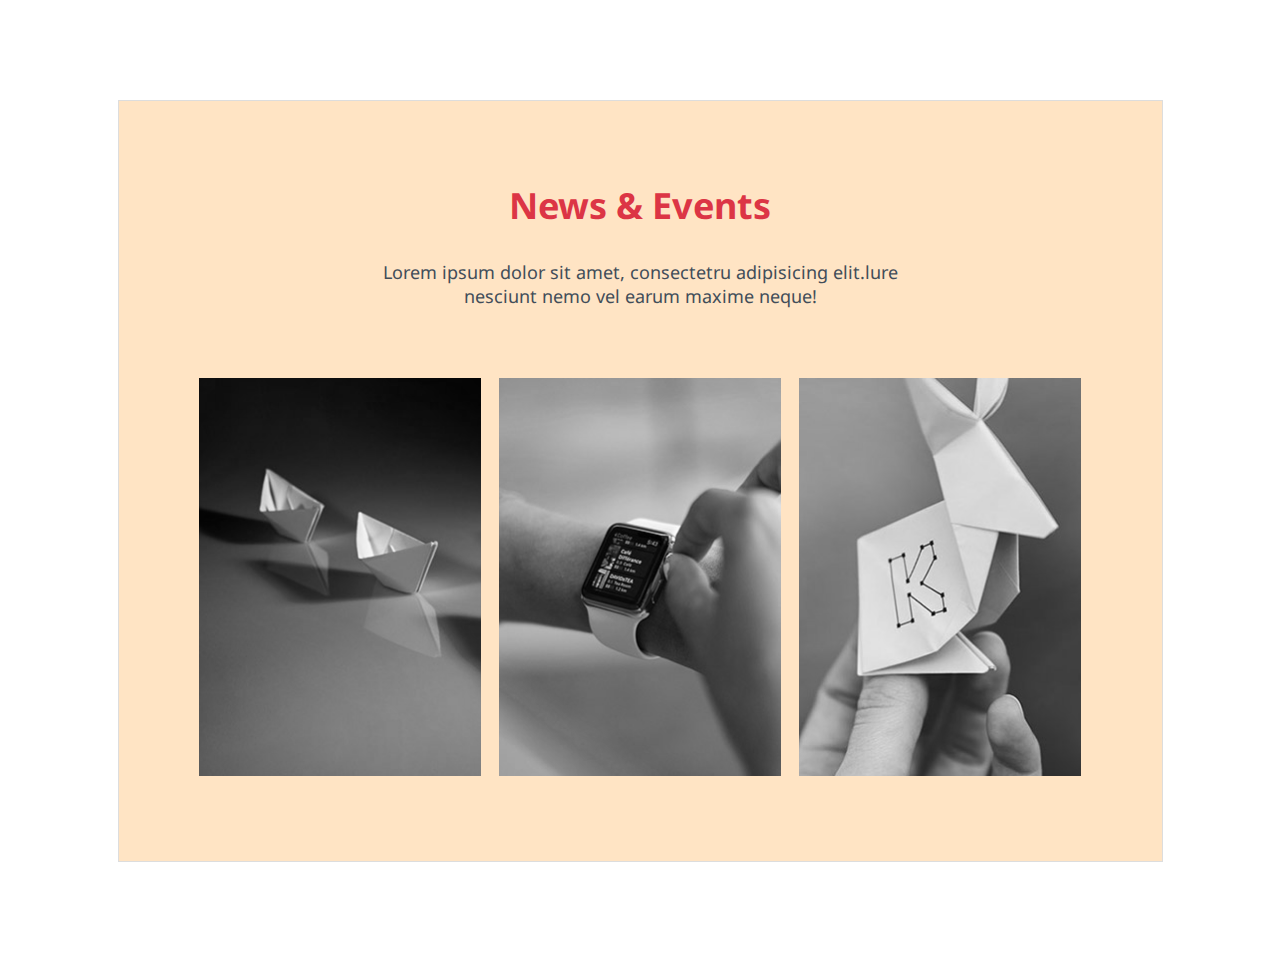
<file: zeplin/index.html>
<!DOCTYPE html>
<html lang="en">
<head>
    <meta charset="UTF-8">
    <meta http-equiv="X-UA-Compatible" content="IE=edge">
    <meta name="viewport" content="width=device-width, initial-scale=1.0">
    <title>파비콘과 오픈그래프</title>

    <link rel="icon" type="image/png" href="./img/favicon-32x32.png" sizes="32x32" />
    <link rel="icon" type="image/png" href="./img/favicon-16x16.png" sizes="16x16" />

    <!-- 페이스북 -->
    <meta property="og:title" content="ex1">
    <meta property="og:url" content="https://git-jy.github.io/ex1/zeplin/">
    <meta property="og:image" content="./img/img__ex1.jpg">
    <meta property="og:description" content="오픈그래프 테스트">
    <!-- 트위터 -->
    <meta name="twitter:card" content="ex1" />
    <meta name="twitter:title" content="오픈그래프">
    <meta name="twitter:url" content="https://git-jy.github.io/ex1/zeplin/">
    <meta name="twitter:image" content="./img/img__ex1.jpg">
    <meta name="twitter:description" content="오픈그래프 테스트">
<!-- ----- -->
    <!-- <meta property="og:title" content="ex1">
    <meta property="og:url" content="https://git-jy.github.io/ex1/">
    <meta property="og:image" content="./img/img__ex1.jpg">
    <meta property="og:description" content="오픈 그래프 테스트">    

    <meta property="twitter:card" content="summary">
    <meta property="twitter:card" content="summary">
    <meta property="twitter:card" content="summary">
    <meta property="twitter:card" content="summary">
    <meta property="twitter:card" content="summary"> -->
    <link rel="stylesheet" href="./css/index.css">
</head>
<body>
    <div class="ex1">
        <h2>News & Events</h2>
        <p>Lorem ipsum dolor sit amet, consectetru adipisicing elit.lure
            nesciunt nemo vel earum maxime neque!</p>
        <div>
            <p><img src="./img/img__ex1.jpg" alt=""></p>
            <p><img src="./img/img__ex2.jpg" alt=""></p>
            <p><img src="./img/img__ex3.jpg" alt=""></p>
        </div>
    </div>
</body>
</html>
</file>
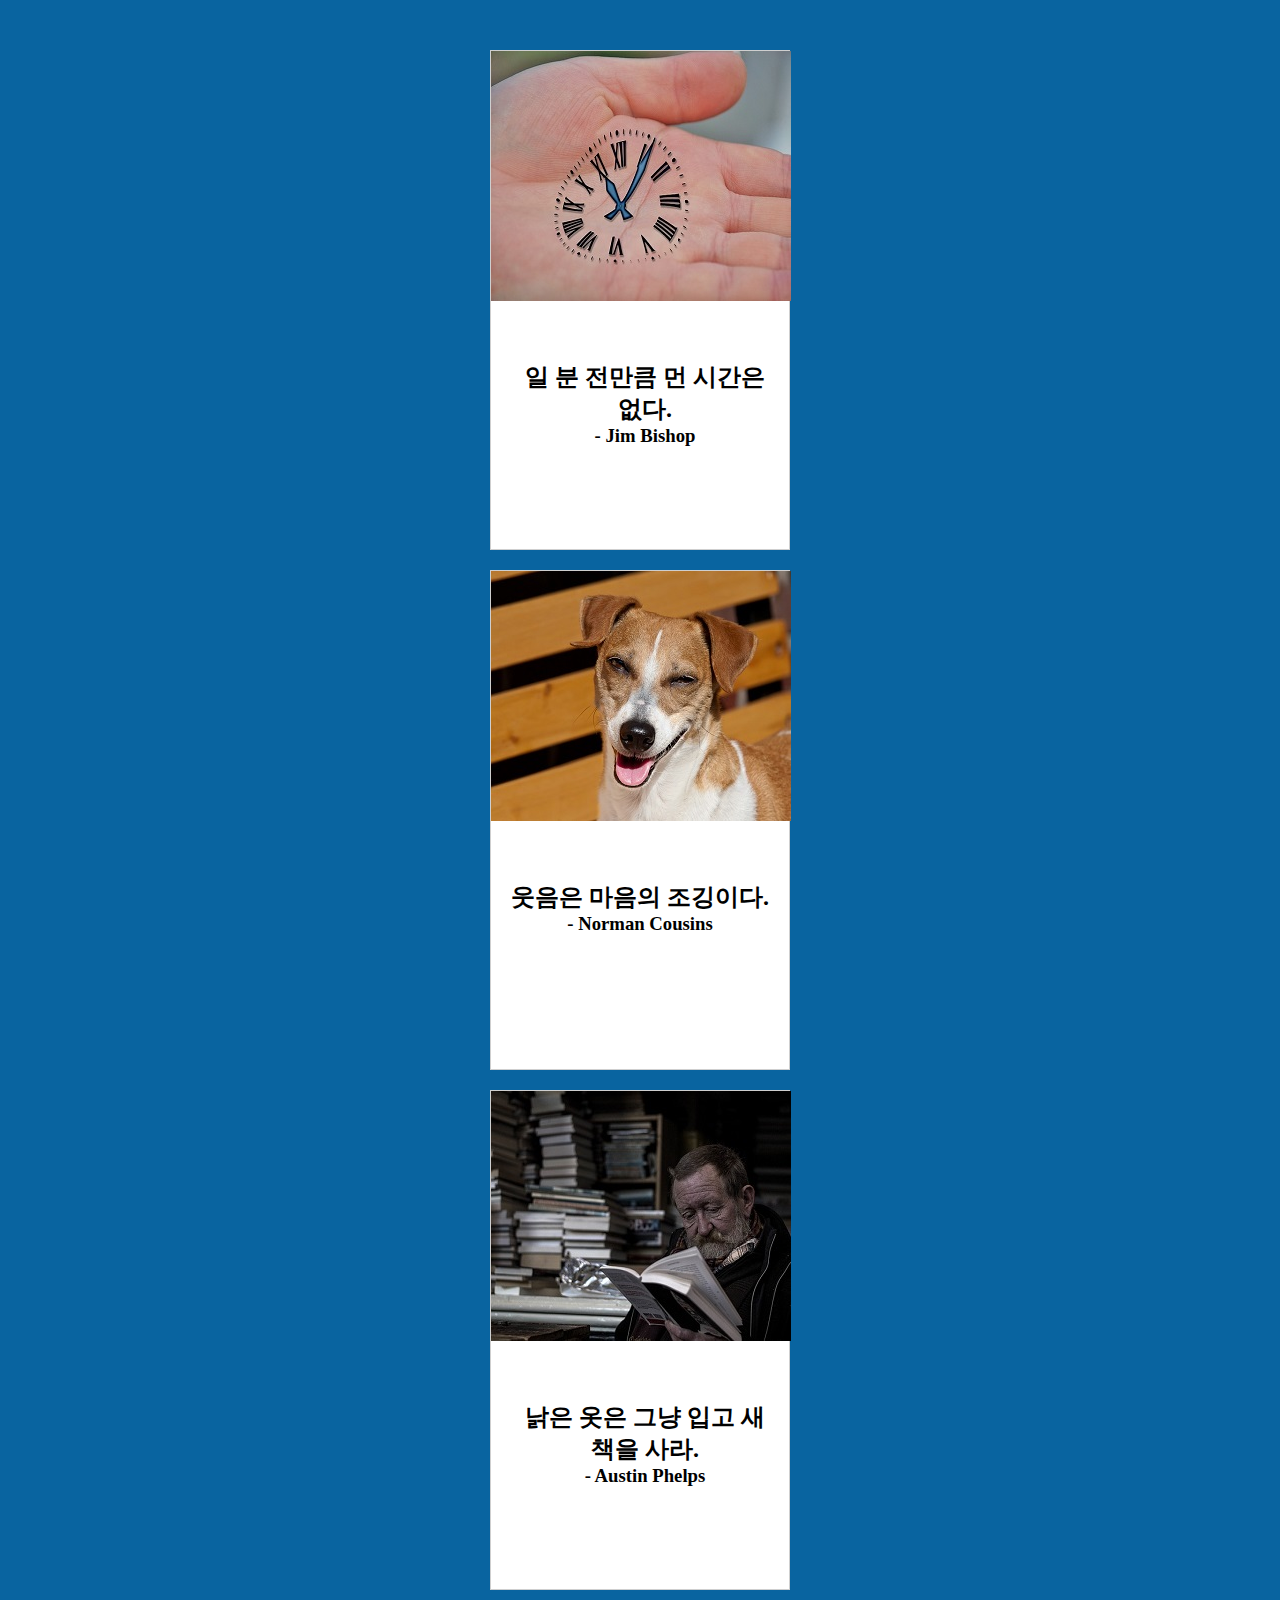
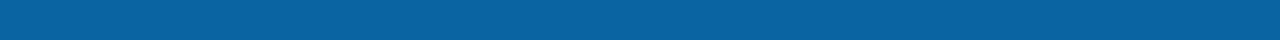
<file: Doit!_HTML5CSS3웹표준의정석_소스/15/index.html>
<!DOCTYPE html>
<html lang="ko">
<head>
    <meta charset="UTF-8">
    <meta name="viewport" content="width=device-width, initial-scale=1.0">
    <meta http-equiv="X-UA-Compatible" content="ie=edge">
    <title>INSPIRATIONAL QUOTES</title>
    <link rel="stylesheet" href="css/style.css">
</head>
<body>
    <div id="container">
        <div class="card">
            <img src="images/1.jpg">
            <div class="words">
                <h2>일 분 전만큼 먼 시간은 없다.</h2>
                <h3>- Jim Bishop</h3>
            </div>
        </div>
        <div class="card">
            <img src="images/2.jpg">
            <div class="words">
                <h2>웃음은 마음의 조깅이다.</h2>
                <h3>- Norman Cousins</h3>
            </div>
        </div>
        <div class="card">
            <img src="images/3.jpg">
            <div class="words">
                <h2>낡은 옷은 그냥 입고 새 책을 사라.</h2>
                <h3>- Austin Phelps</h3>
            </div>
        </div>
    </div>
</body>

</html>
</file>
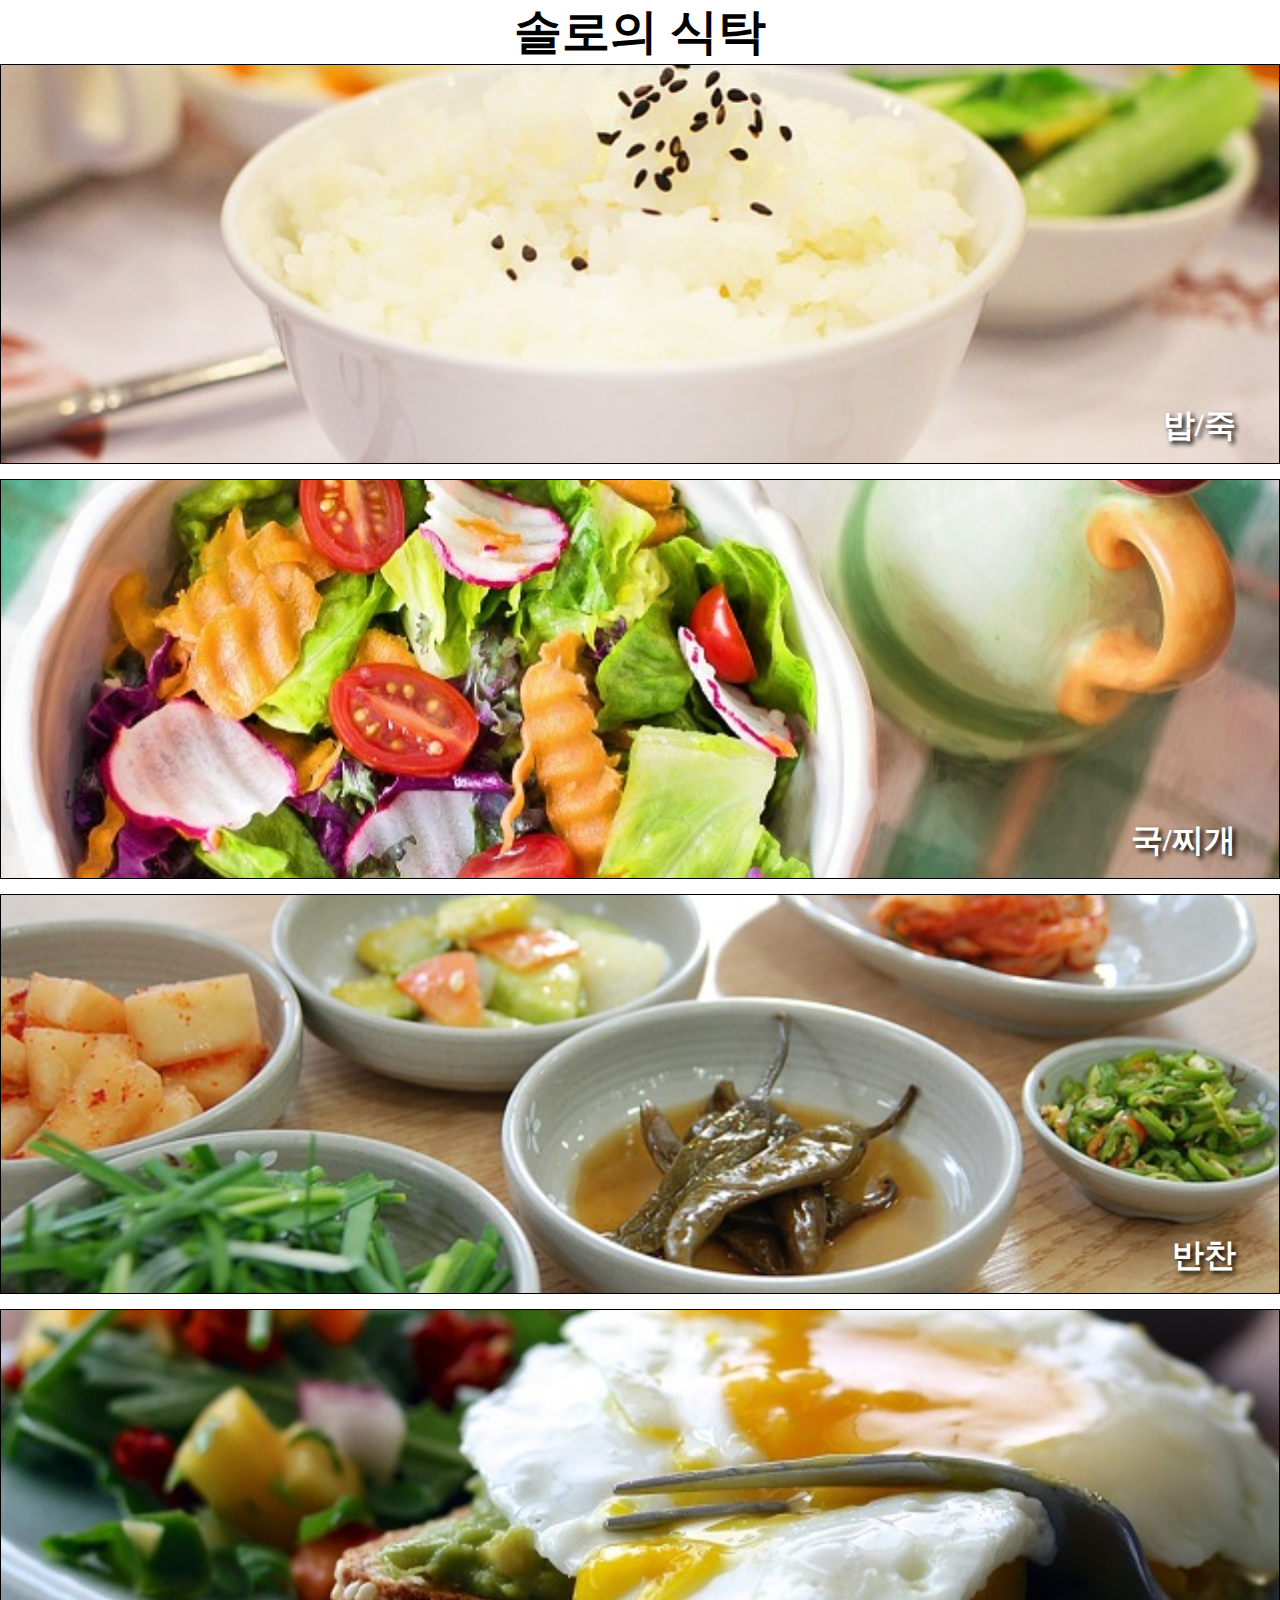
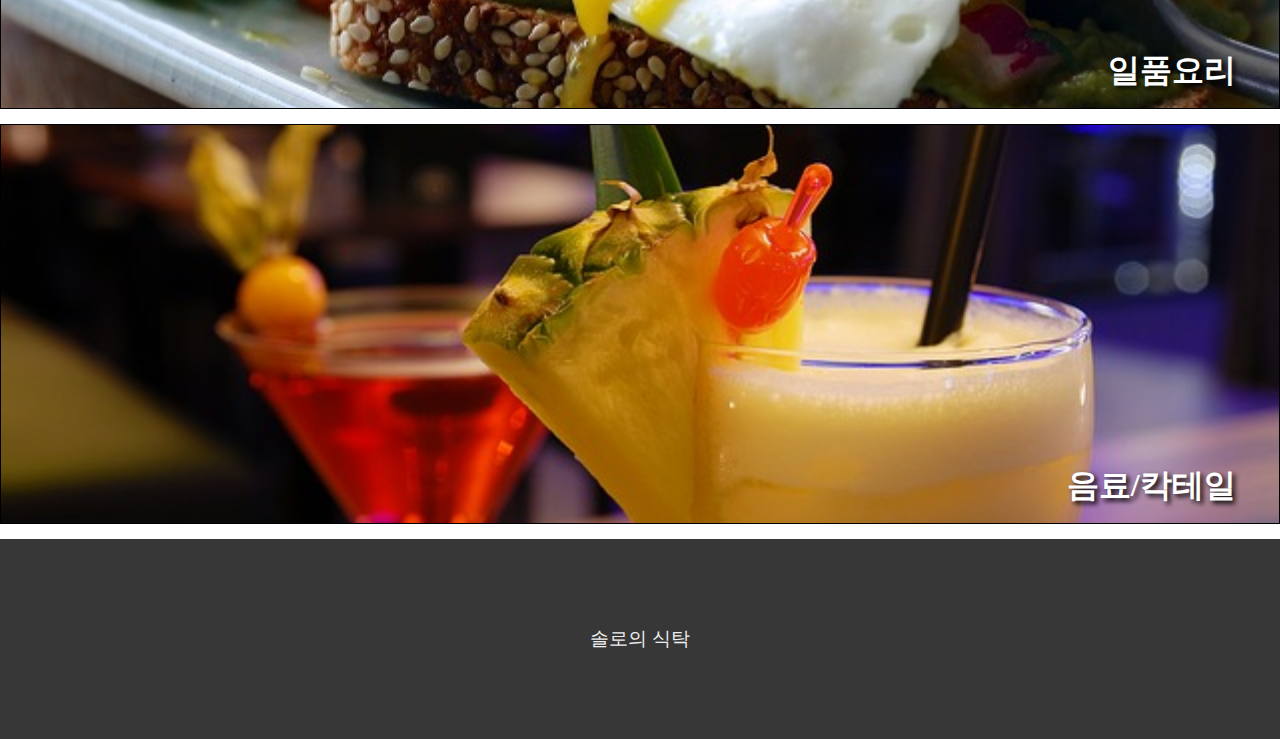
<file: Doit!_HTML5CSS3웹표준의정석_소스/16/index.html>
<!DOCTYPE html>
<html lang="ko">
<head>
    <meta charset="utf-8">
    <title>솔로의 식탁</title>
    <meta name="viewport" content="width=device-width, initial-scale=1">
    <link rel="stylesheet" href="css/style.css">
</head>
<body>
	<div id="container">
		<header>
			<h1>솔로의 식탁</h1>
		</header>
		<section id="menus">
			<div id="menu1">
                <h2>밥/죽</h2>
			</div>
			<div id="menu2">
                <h2>국/찌개</h2>
			</div>
			<div id="menu3">
                <h2>반찬</h2>
			</div>
			<div id="menu4">
                <h2>일품요리</h2>
			</div>
			<div id="menu5">
                <h2>음료/칵테일</h2>
			</div>
		</section>
		<section id="notice">

		</section>
		<footer>
            <p>솔로의 식탁</p>
		</footer>
	</div>
</body>
</html>
</file>
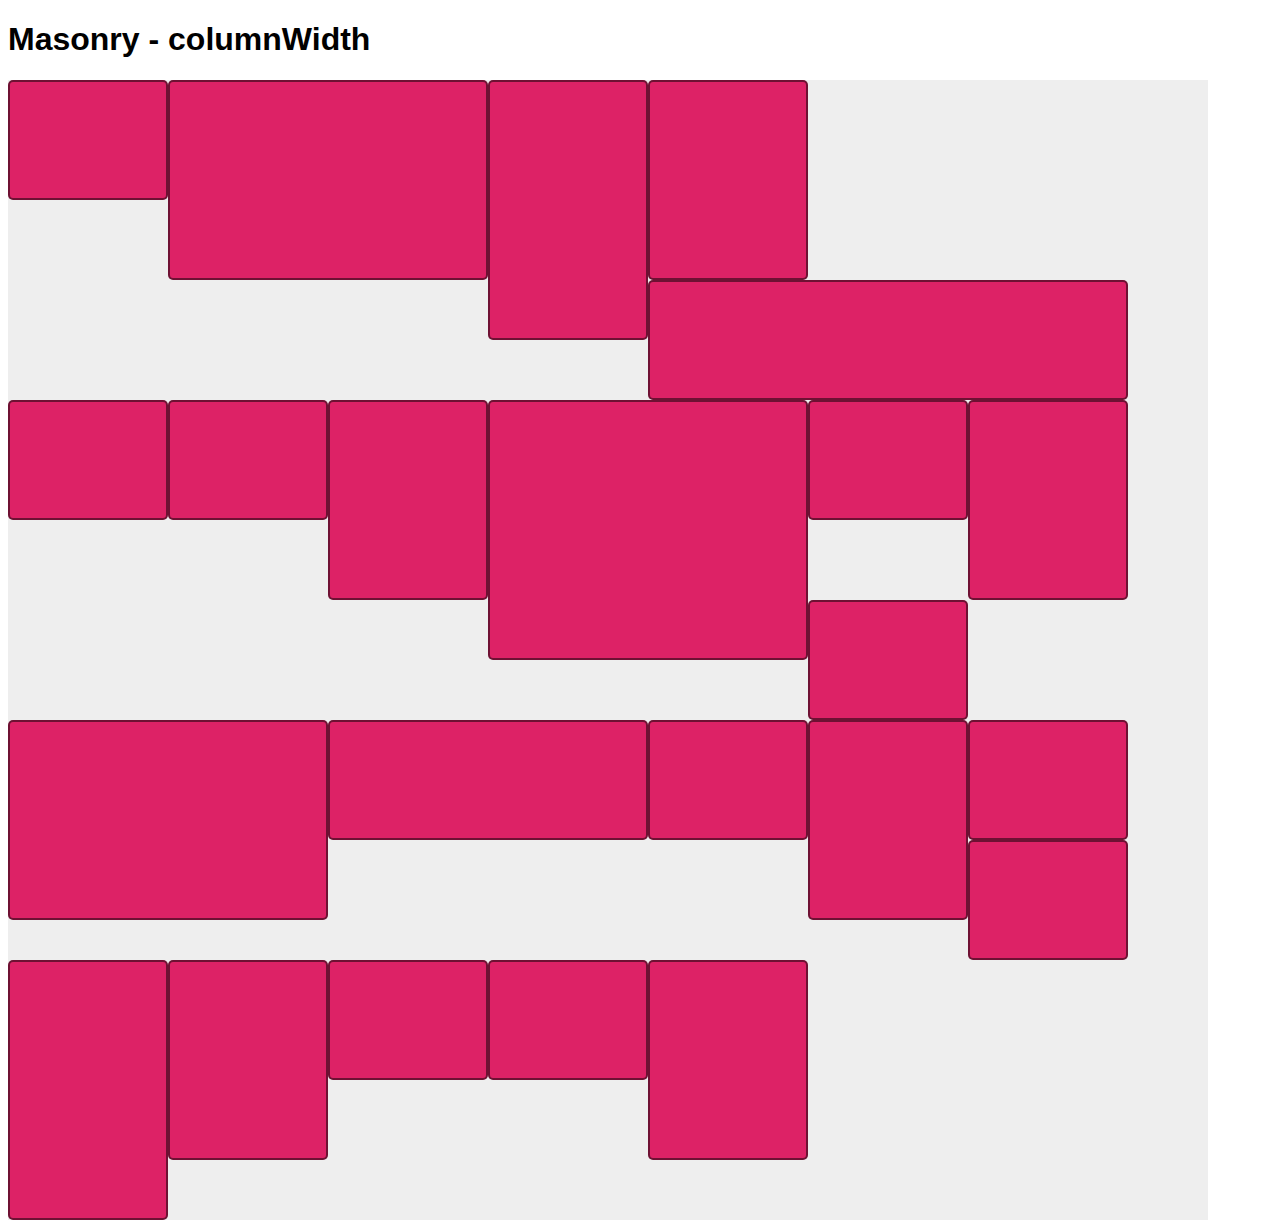
<file: javascript/masonry/index.html>
<!DOCTYPE html>
<html lang="en" >
<head>
  <meta charset="UTF-8">
  <title>CodePen - Masonry - columnWidth</title>
  <meta name="viewport" content="width=device-width, initial-scale=1"><link rel="stylesheet" href="./style.css">

</head>
<body>
<!-- partial:index.partial.html -->
<h1>Masonry - columnWidth</h1>

<div class="grid">
  <div class="grid-item"></div>
  <div class="grid-item grid-item--width2 grid-item--height2"></div>
  <div class="grid-item grid-item--height3"></div>
  <div class="grid-item grid-item--height2"></div>
  <div class="grid-item grid-item--width3"></div>
  <div class="grid-item"></div>
  <div class="grid-item"></div>
  <div class="grid-item grid-item--height2"></div>
  <div class="grid-item grid-item--width2 grid-item--height3"></div>
  <div class="grid-item"></div>
  <div class="grid-item grid-item--height2"></div>
  <div class="grid-item"></div>
  <div class="grid-item grid-item--width2 grid-item--height2"></div>
  <div class="grid-item grid-item--width2"></div>
  <div class="grid-item"></div>
  <div class="grid-item grid-item--height2"></div>
  <div class="grid-item"></div>
  <div class="grid-item"></div>
  <div class="grid-item grid-item--height3"></div>
  <div class="grid-item grid-item--height2"></div>
  <div class="grid-item"></div>
  <div class="grid-item"></div>
  <div class="grid-item grid-item--height2"></div>
</div>
<!-- partial -->
  <script src='https://cdnjs.cloudflare.com/ajax/libs/jquery/2.1.3/jquery.min.js'></script>
<script src='https://masonry.desandro.com/masonry.pkgd.js'></script><script  src="./script.js"></script>
<script src="script.js"></script>
</body>
</html>
</file>
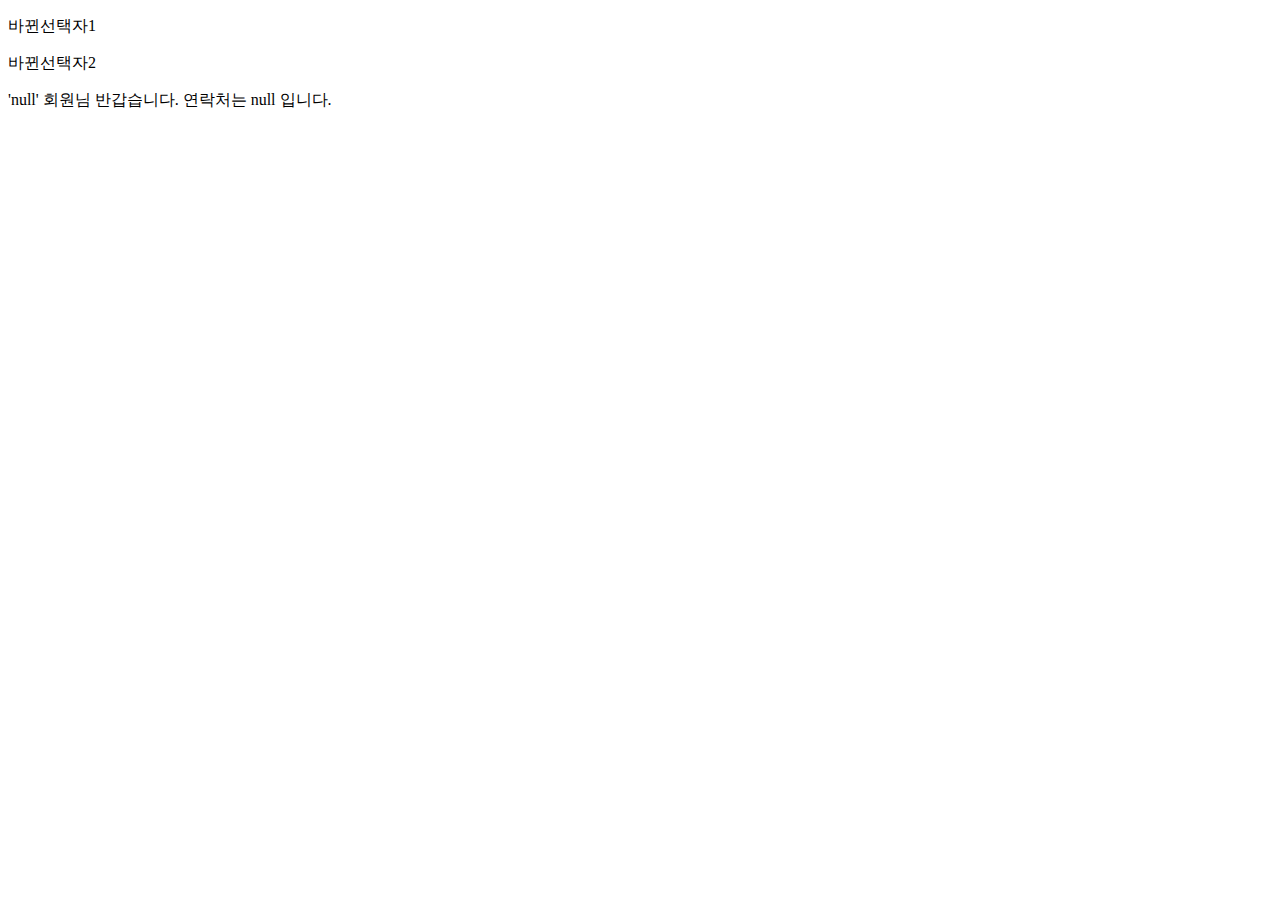
<file: javascript/basic.html>
<!DOCTYPE html>
<html lang="en">
<head>
    <meta charset="UTF-8">
    <meta http-equiv="X-UA-Compatible" content="IE=edge">
    <meta name="viewport" content="width=device-width, initial-scale=1.0">
    <title>Document</title>
</head>
<body>
    <div class="sel">
            <p>선택자 1</p> 
            <p>선택자 2</p> 
    </div>

    <script>
        console.log('선택자'); //문자는 '',"" 로 묶기
        console.log(30+30); // 숫자는 '', "" 안 씀
        // '+'기호는 숫자 더하기 뿐만 아니라 문자와 숫자 더해서 문자로 만들때도 씀
        console.log('30+30=' + 60); 
        console.log('30+30=' + 60 + '점'); 
        console.log(`30+30= ${60}점`); //배킷기호 `('~'키보드에 있음) <- 따옴표 아님
        console.log('-----------');

        //태그 내용 가져오기
        console.log(document.querySelector('.sel'));        
        console.log(document.querySelector('.sel').textContent); //textContent: 선택자의 텍스트 의미      
        console.log(document.querySelector('.sel').className); //className: 클래스 이름이 나옴
        console.log('-----------');

        //태그선택자
        console.log(document.querySelector('.sel>p')); //All없어서 하나만 줌
        console.log(document.querySelectorAll('.sel>p')); //전체 주세요, 자바스크립트는 대소문자 구분 유의
        console.log(document.querySelectorAll('.sel>p')[0]); //.sel>p 중 1번째 주세용
        console.log(document.querySelectorAll('.sel>p')[1]); //.sel>p 중 2번째 주세용
        console.log('-----------');

        //태그안의 내용을 가져오거나 바꾸는 방법
        document.querySelector('.sel').className = 'sel2'; //.sel의 글래스 명 sel2로 변경, 콘솔로 확인 불가능
        //document.querySelectorAll('.sel2>p')[1].textContent = '바뀐선택자'; //.sel에서 .sel2로 셀렉터명이 바뀌었으니 그대로 써주기
        //브라우저는 스크립트를 순차적으로 읽기때문에 .sel2로 바뀌어도 바뀌기 전 위에 코드가 여전히 실행되는 거임
        console.log('-----------');

        //변수 활용(여기서 element라고 써놓은 것을 변수라고 함)
        //document.querySelectorAll('.sel2>p')[1].textContent = '바뀐선택자'; <- 이거 더 보기 좋게 쪼개는 방법)
        // element = document.querySelectorAll('.sel2>p'); // =(대입연산자). 선택자1, 선택자2의 2개의 p태그 닮김
        // element[0].textContent = '바뀐선택자1';
        // element[1].textContent = '바뀐선택자2'; //이렇게 하면 선택자를 다시잡을 필요없이 숫자만(0->1) 바뀌면 됨
        // 안 나눠줬으면 아래처럼 썼어야 함
        //document.querySelectorAll('.sel2>p')[0].textContent = '바뀐선택자';
        //document.querySelectorAll('.sel2>p')[1].textContent = '바뀐선택자';

        let element = document.querySelectorAll('.sel2>p'); 
        //let으로 변수 명시하면, 이미 안에 뭔가 있는지 알려줌
        
        element[0].textContent = '바뀐선택자1';
        element[0].className = 'p1';
        
        element[1].textContent = '바뀐선택자2';
        element[1].className = 'p2';

        element = 10000;
        </script>

        <div class="member">

    </div>

    <script>
        let name = prompt('당신의 이름은 무엇인가요?'); 
        //prompt에 사용자가 입력한 문자열('확인'을 누른 경우)은 변수 name에 들어간다.\
        let tel = prompt('전화번호?');
        
        // 홍길동 회원님 반갑습니다.
        // 연락처는 101-1004입니다.       

        name + "회원님 반갑습니다."
        "연락처는" + tel + "입니다."

        console.log(`${name} 회원님 반갑습니다. 
연락처는 ${tel}입니다.`);

        const member = document.querySelector('.member');
        member.textContent = `'${name}' 회원님 반갑습니다. 연락처는 ${tel} 입니다.`
    </script>
</body>
</html>
</file>
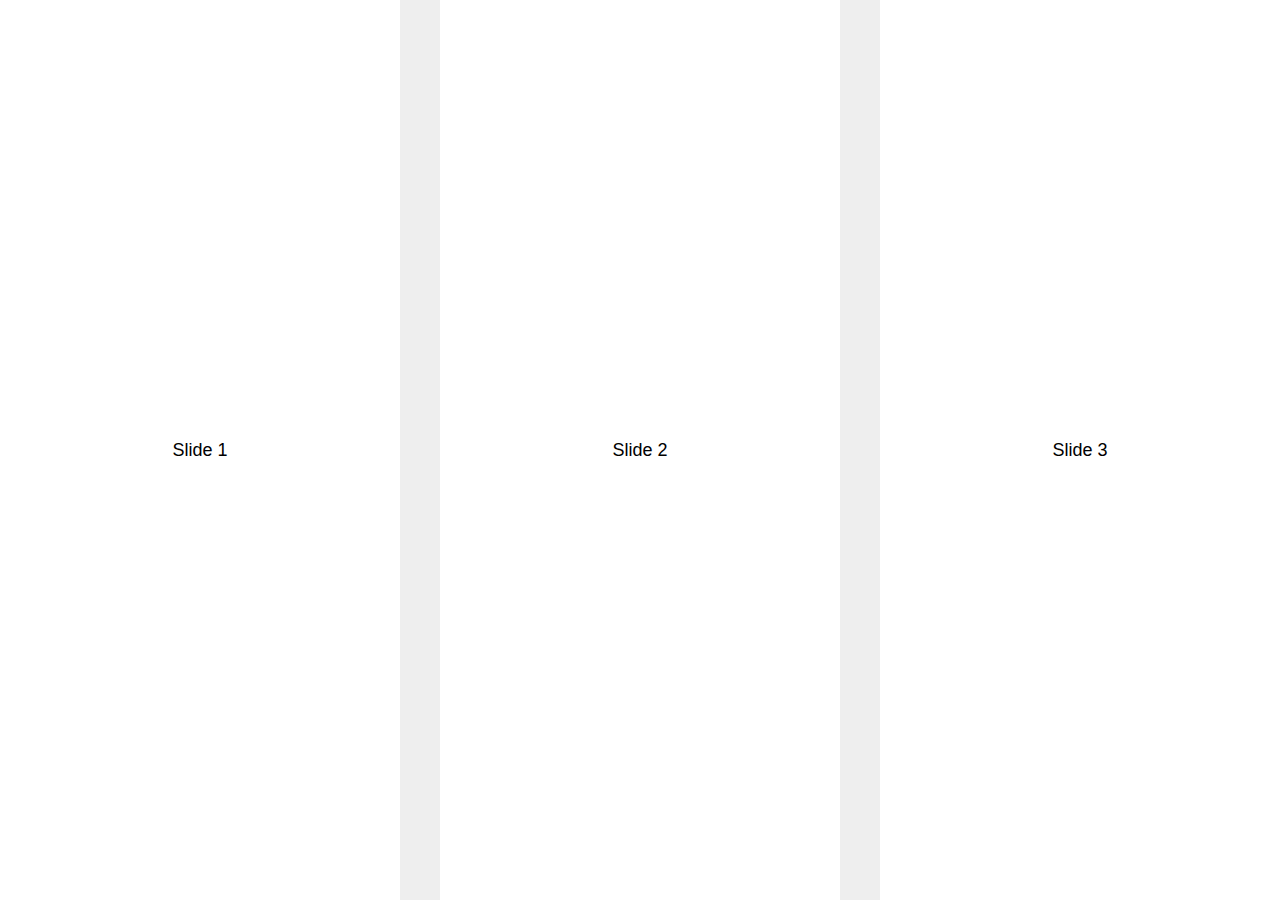
<file: javascript/swiper.html>
<!DOCTYPE html>
<html lang="en">

<head>
  <meta charset="utf-8" />
  <title>Swiper demo</title>
  <meta name="viewport" content="width=device-width, initial-scale=1, minimum-scale=1, maximum-scale=1" />
  <!-- Link Swiper's CSS -->
  <link rel="stylesheet" href="https://cdn.jsdelivr.net/npm/swiper@9/swiper-bundle.min.css" />

  <!-- Demo styles -->
  <style>
    html,
    body {
      position: relative;
      height: 100%;
    }

    body {
      background: #eee;
      font-family: Helvetica Neue, Helvetica, Arial, sans-serif;
      font-size: 14px;
      color: #000;
      margin: 0;
      padding: 0;
    }

    .swiper {
      width: 100%;
      height: 100%;
    }

    .swiper-slide {
      text-align: center;
      font-size: 18px;
      background: #fff;
      display: flex;
      justify-content: center;
      align-items: center;
    }

    .swiper-slide img {
      display: block;
      width: 100%;
      height: 100%;
      object-fit: cover;
    }
    
  </style>
</head>

<body>
  <!-- Swiper -->
  <div class="swiper mySwiper">
    <div class="swiper-wrapper">
      <div class="swiper-slide">Slide 1</div>
      <div class="swiper-slide">Slide 2</div>
      <div class="swiper-slide">Slide 3</div>
      <div class="swiper-slide">Slide 4</div>
      <div class="swiper-slide">Slide 5</div>
      <div class="swiper-slide">Slide 6</div>
      <div class="swiper-slide">Slide 7</div>
      <div class="swiper-slide">Slide 8</div>
      <div class="swiper-slide">Slide 9</div>
    </div>
  </div>

  <!-- Swiper JS -->
  <script src="https://cdn.jsdelivr.net/npm/swiper@9/swiper-bundle.min.js"></script>

  <!-- Initialize Swiper -->
  <script>
    var swiper = new Swiper(".mySwiper", {
      breakpoints: {
        "@0.00": {
          slidesPerView: 1,
          spaceBetween: 10,
        },
        "@0.75": {
          slidesPerView: 2,
          spaceBetween: 20,
        },
        "@1.00": {
          slidesPerView: 3,
          spaceBetween: 40,
        },
        "@1.50": {
          slidesPerView: 4,
          spaceBetween: 50,
        },
      },
    });
  </script>
</body>

</html>
</file>
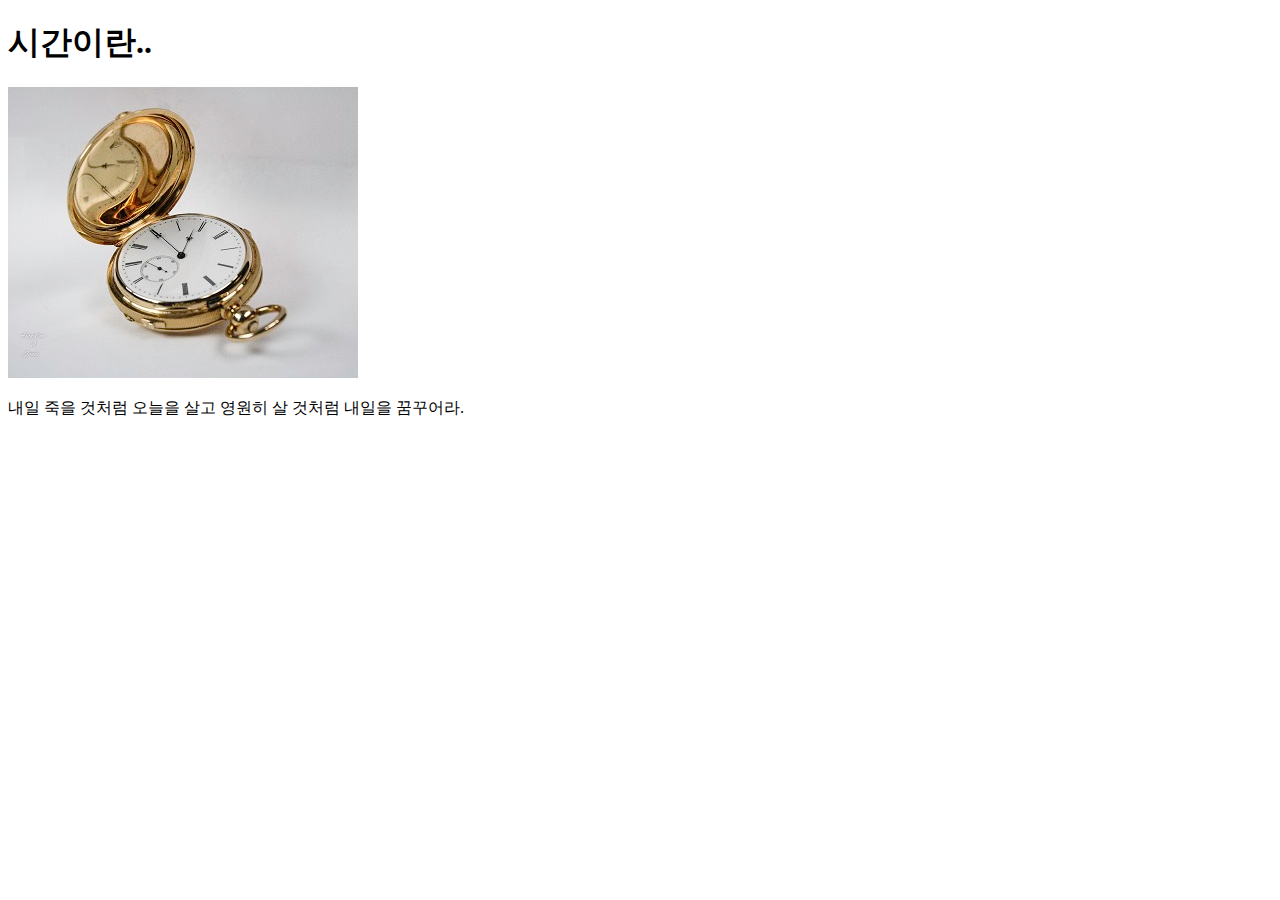
<file: Doit!_HTML5CSS3웹표준의정석_소스/01/basic.html>
﻿<!doctype html>
<html lang="ko">
    <head>
        <meta charset="utf-8">
        <title>기본 HTML 문서</title>
    </head>
    <body>
        <h1>시간이란..</h1>
        <img src="images/watch.jpg">
        <p>내일 죽을 것처럼 오늘을 살고 영원히 살 것처럼 내일을 꿈꾸어라.</p>
    </body>
</html>
</file>
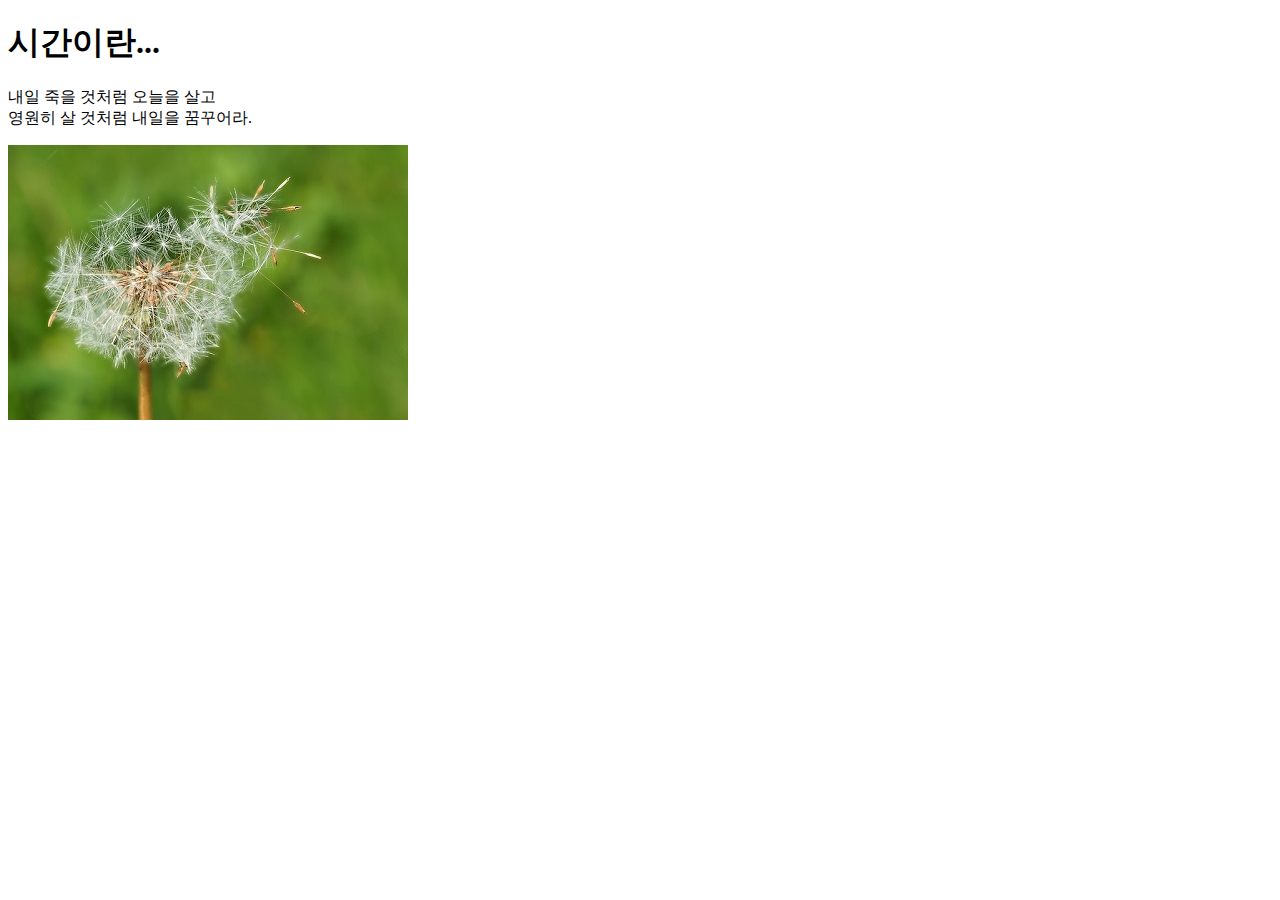
<file: Doit!_HTML5CSS3웹표준의정석_소스/01/first-result.html>
<!DOCTYPE html>
<html lang="ko">
<head>
    <meta charset="UTF-8">
    <meta name="viewport" content="width=device-width, initial-scale=1.0">
    <meta http-equiv="X-UA-Compatible" content="ie=edge">
    <title>내가 처음 만드는 HTML 문서</title>
</head>
<body>
    <h1>시간이란...</h1>
	<p>내일 죽을 것처럼 오늘을 살고<br>
	영원히 살 것처럼 내일을 꿈꾸어라. </p>
	<img src="images/first.jpg">  
</body>
</html>
</file>
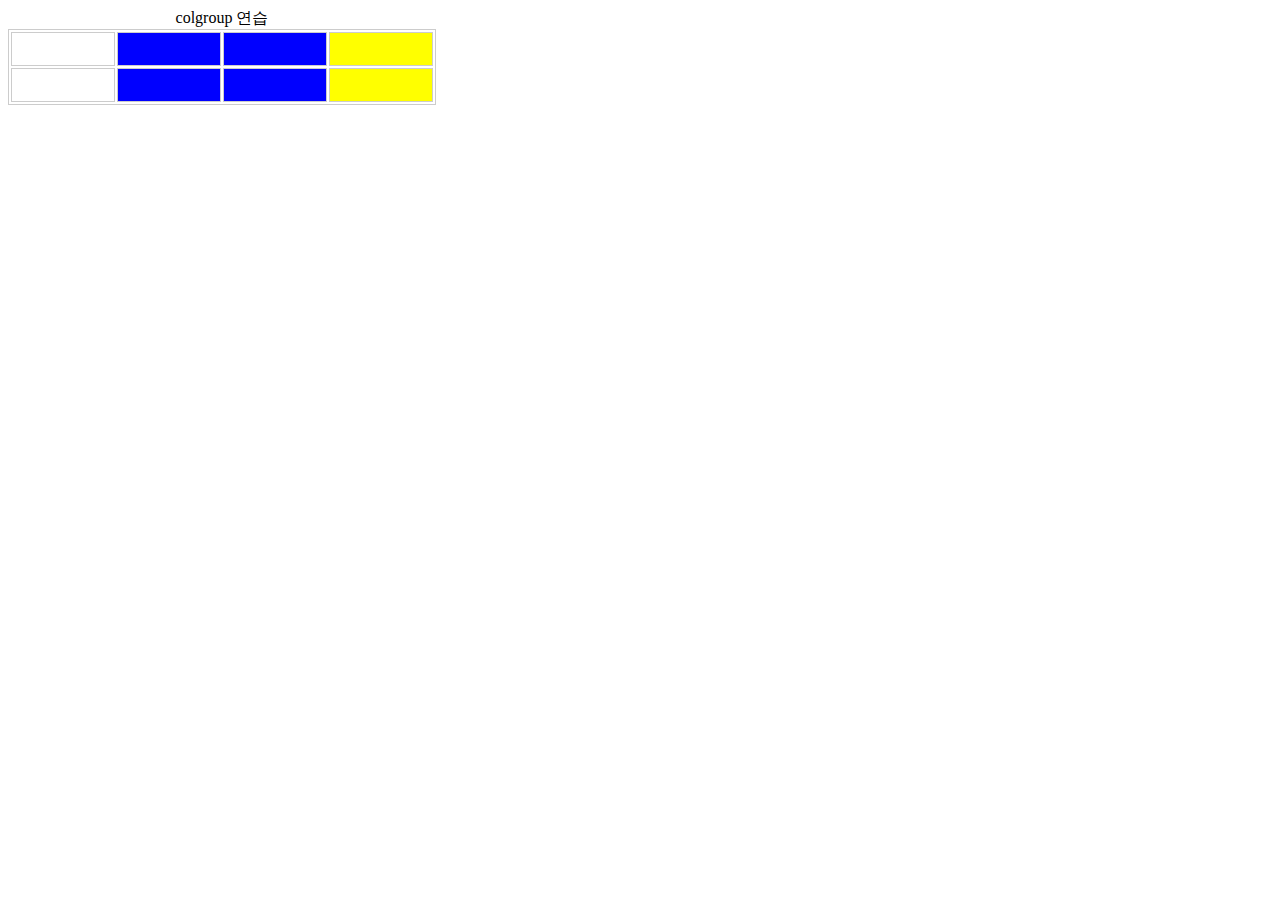
<file: Doit!_HTML5CSS3웹표준의정석_소스/02/colgroup.html>
﻿<!DOCTYPE html>
<html lang="ko">
<head>
    <meta charset="utf-8">
    <title>표 만들기</title>
	<style>
		table, th, td {
			border:1px solid #ccc;
		}
		td {
			width:100px;  /* 셀 너비 */
			height:30px;  /* 셀 높이 */
		}
	</style>
</head>
<body>
	<table>
		<caption>colgroup 연습</caption>
		<colgroup>
			<col>
			<col span="2" style="background-color:blue;">
			<col style="background-color:yellow">
		</colgroup>
		<tr>
			<td></td>
			<td></td>
			<td></td>
			<td></td>
		</tr>
		<tr>
			<td></td>
			<td></td>
			<td></td>
			<td></td>
		</tr>
	</table>
</body>
</html>
</file>
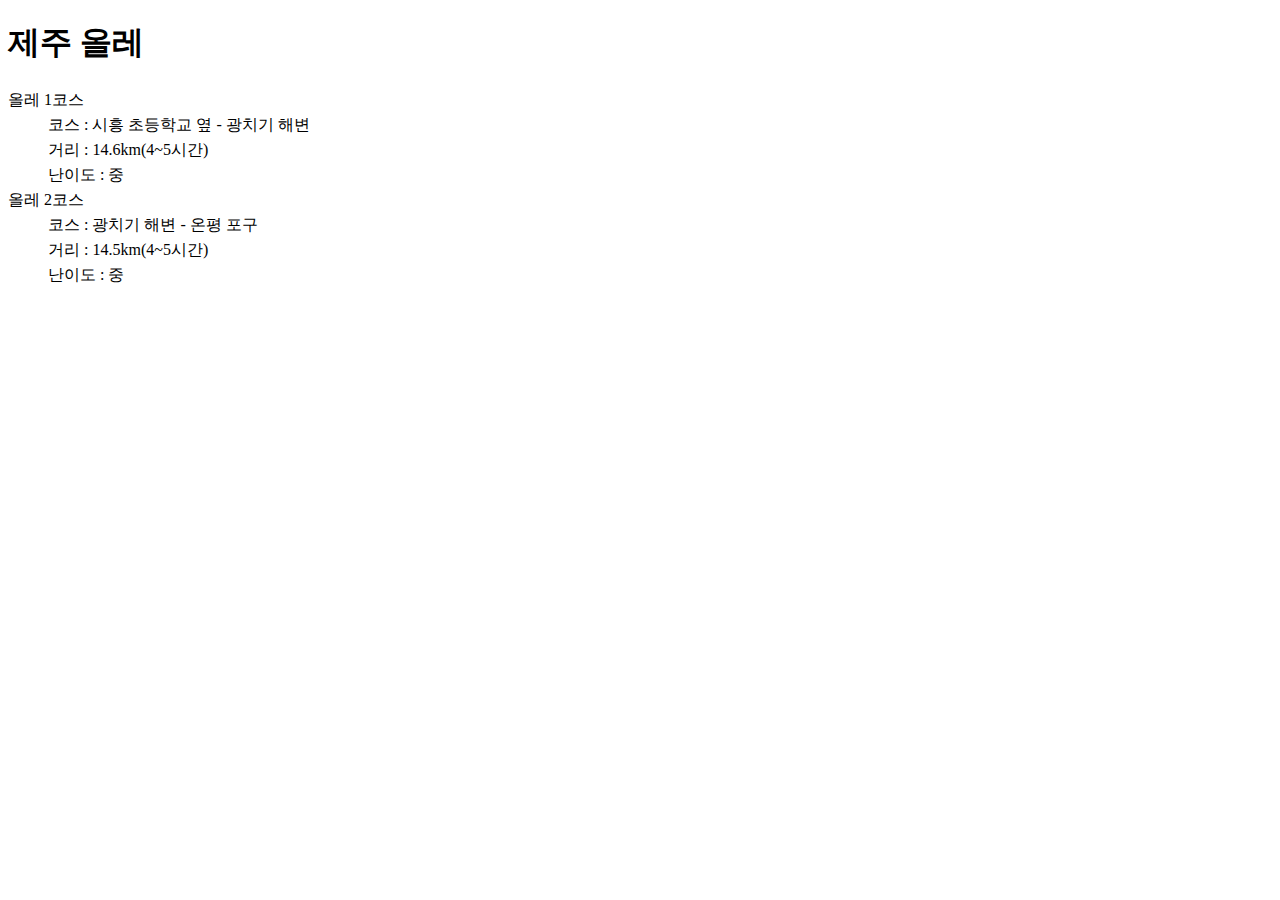
<file: Doit!_HTML5CSS3웹표준의정석_소스/02/dl.html>
<!DOCTYPE html>
<html lang="ko">
<head>
	<meta charset="utf-8">
	<title>제주 올레</title>
	<style>
		dl {
			line-height:25px;   /* 줄 간격 */
		}
	</style>
</head>
<body>
	<h1>제주 올레 </h1>
	<dl>
		<dt>올레 1코스</dt>
		<dd>코스 : 시흥 초등학교 옆 - 광치기 해변</dd>
		<dd>거리 : 14.6km(4~5시간)</dd>
		<dd>난이도 : 중</dd>
		<dt>올레 2코스</dt>
		<dd>코스 : 광치기 해변 - 온평 포구</dd>
		<dd>거리 : 14.5km(4~5시간)</dd>
		<dd>난이도 : 중</dd>
	</dl>
</body>
</html>
</file>
<file: zeplin/css/index.css>
@import url('https://fonts.googleapis.com/css2?family=Noto+Sans+KR:wght@100;300;400;500;700;900&family=Noto+Sans:ital,wght@0,200;0,400;0,700;1,400;1,700&family=Roboto:ital,wght@0,100;0,300;1,100&display=swap');
.html{
    /* font-family: 'Noto Sans KR', sans-serif; */
    /* font-family: 'Roboto', sans-serif; */
}
h2, p{margin:0;}
*{
    font-family: 'Noto Sans', sans-serif;
    box-sizing: border-box;
}
/* font-size:0px;
color:red;
display:flex;
justify-content: space-between;
margin:0;
text-align:center; 
box-sizing: border-box;
283*3+40px;
*/
/* 보드 */
.ex1{
    width: 1045px; margin:100px auto; 
    padding: 80px;
    border: 1px solid #ddd;
    background-color: bisque; /*임시 배경, #f6f5f5*/
    text-align: center;
}
/*- - - - - - - - - -*/
/* 제목 */
.ex1>h2{
    font-size:36px;
    color:#dc3545;
}
.ex1>p{
    font-size:18px;
    color:#424d59;
    margin:30px 0 70px 0;
    white-space: pre-line;
}

/*- - - - - - - - - -*/
/* 사진묶음 */
.ex1>div{
    display: flex;
    justify-content: space-between;

}
/* 각각의 사진 */
.ex1>div>p{width:32%;}
.ex1>div>p>img{
    width: 100%;
    /* filter속성은 웹표준은 아님 */
    filter:grayscale(100%);
}

.ex1>div>p>img:hover{
    /* opacity: 0.5; */
    filter:grayscale(0%);
}
</file>
<file: Doit!_HTML5CSS3웹표준의정석_소스/15/css/style.css>
* {
    margin:0;
    padding:0;
    box-sizing: border-box;
}
body {
    background:rgb(9, 100, 160);
}
#container {
    width:320px;        
    margin:50px auto;
}
 .card {
    position:relative;    
    width:300px;
    height:500px;
    margin:20px 10px;
    border:1px solid #0f0f0f33;
    background-color:#ffffff;      
} 
.words {
    position:absolute;    
    left:10px;  /* 텍스트 left 위치 */
    top:300px;  /* 텍스트 top 위치 */
    padding:10px;
    text-align:center;   
}
</file>
<file: Doit!_HTML5CSS3웹표준의정석_소스/16/css/style.css>
* {
  margin:0;
  padding:0;
  box-sizing:border-box;
}
#container {
	width:100%;
}
header {
	width:100%;			
}
header h1 {
  font-size:3em;
  text-align: center;
}
#menus {
	width:100%;         
}
#menus > div {
  position:relative;
  height:400px;
  border:1px solid black;
   margin-bottom:15px;
}
#menu1, #menu2, #menu3, #menu4, #menu5 {
  width:100%;
}
#menus h2 {
  position:absolute;
  padding:5px;
  font-size:2em;
  color:white;
  text-shadow:3px 3px 5px black;
  right:3%;
  bottom:10px;
}
#menu1 {
  background:url("../images/dish1.jpg") no-repeat center;
  background-size:cover;
}
#menu2 {
  background:url("../images/dish2.jpg") no-repeat center;
  background-size:cover;
}
 #menu3 {
  background:url("../images/dish3.jpg") no-repeat center;
  background-size:cover;
}
#menu4 {
  background:url("../images/dish4.jpg") no-repeat center;
  background-size:cover;
}
#menu5 {
  background:url("../images/dish5.jpg") no-repeat center;
  background-size:cover;
}
footer {
  width:100%;
  background:#373737;
  height:200px;
}
footer p {
  font-size:1.2em;
  color:#eee;
  text-align:center;
   line-height:200px;
}
</file>
<file: javascript/masonry/style.css>
* { box-sizing: border-box; }

body { font-family: sans-serif; }

/* ---- grid ---- */

.grid {
  background: #EEE;
  max-width: 1200px;
}

/* clearfix */
.grid:after {
  content: '';
  display: block;
  clear: both;
}

/* ---- grid-item ---- */

.grid-item {
  width: 160px;
  height: 120px;
  float: left;
  background: #D26;
  border: 2px solid #333;
  border-color: hsla(0, 0%, 0%, 0.5);
  border-radius: 5px;
}

.grid-item--width2 { width: 320px; }
.grid-item--width3 { width: 480px; }
.grid-item--width4 { width: 640px; }

.grid-item--height2 { height: 200px; }
.grid-item--height3 { height: 260px; }
.grid-item--height4 { height: 360px; }
</file>
